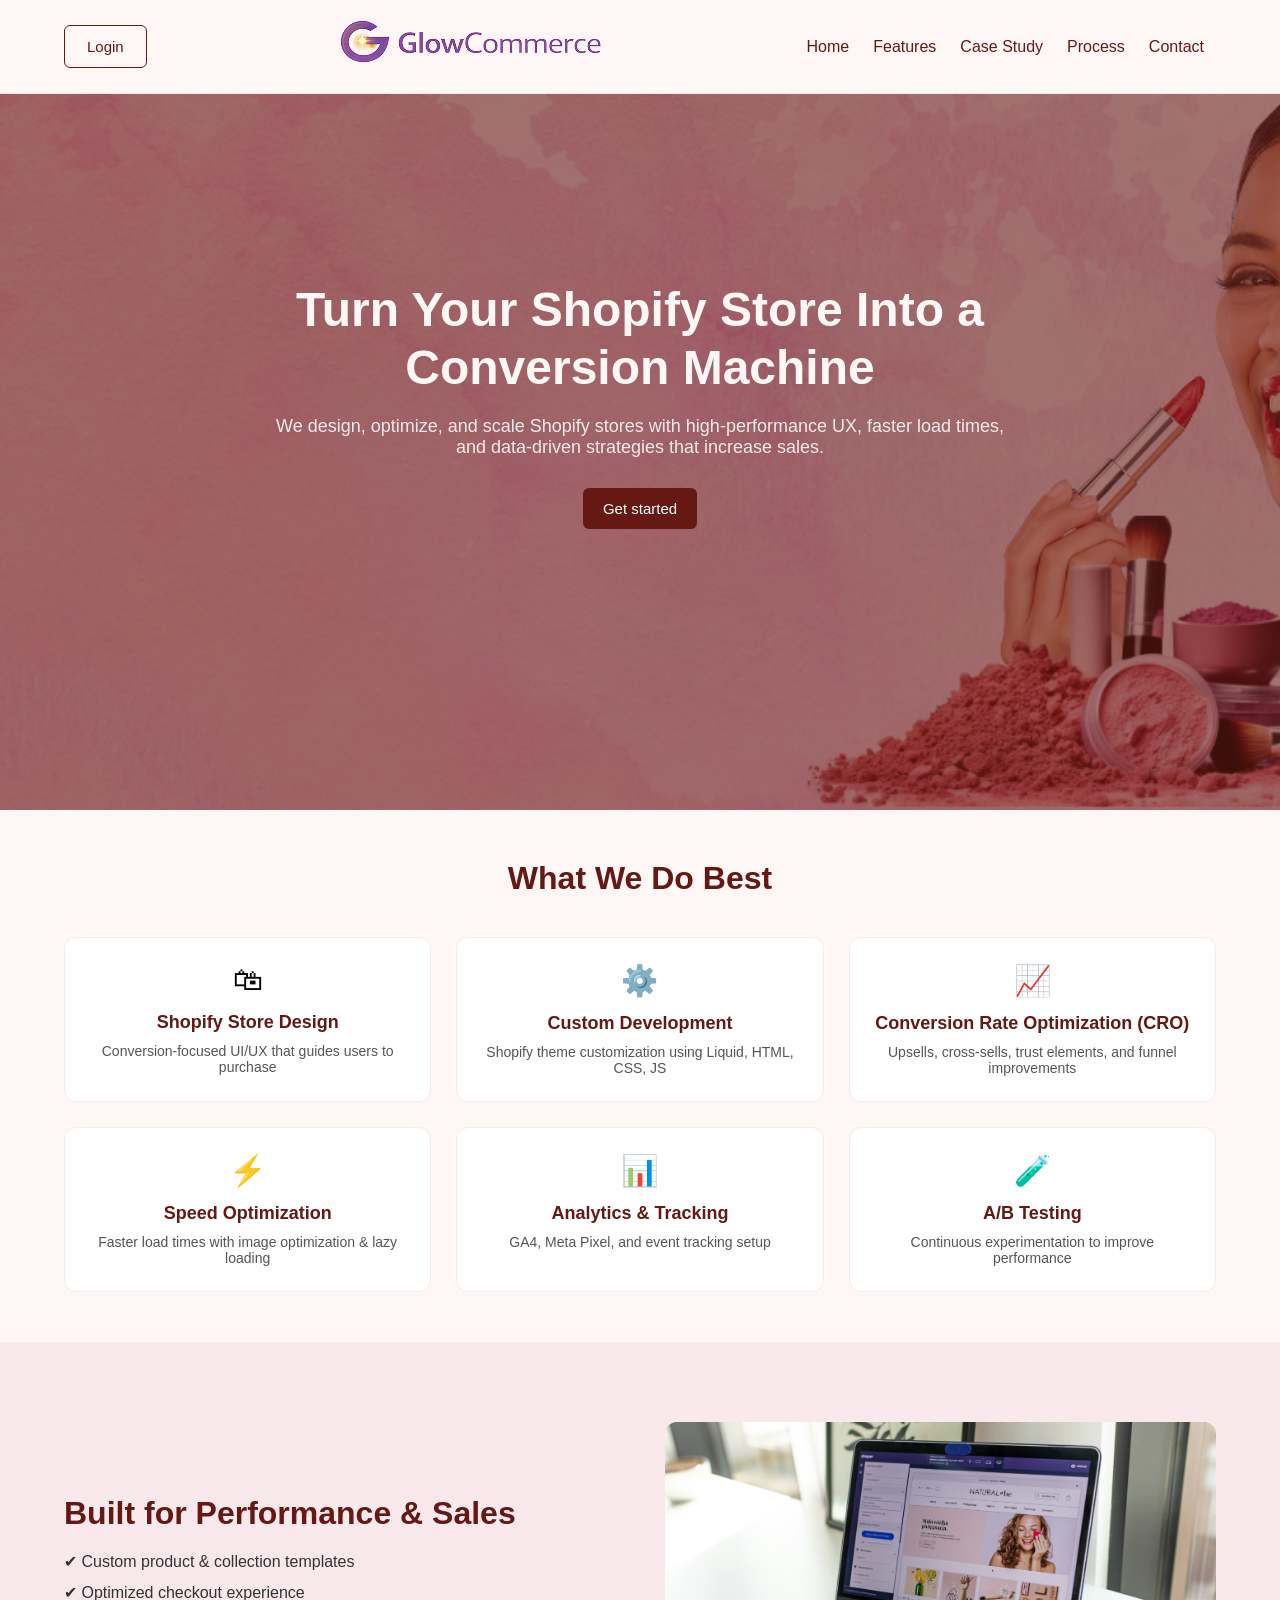
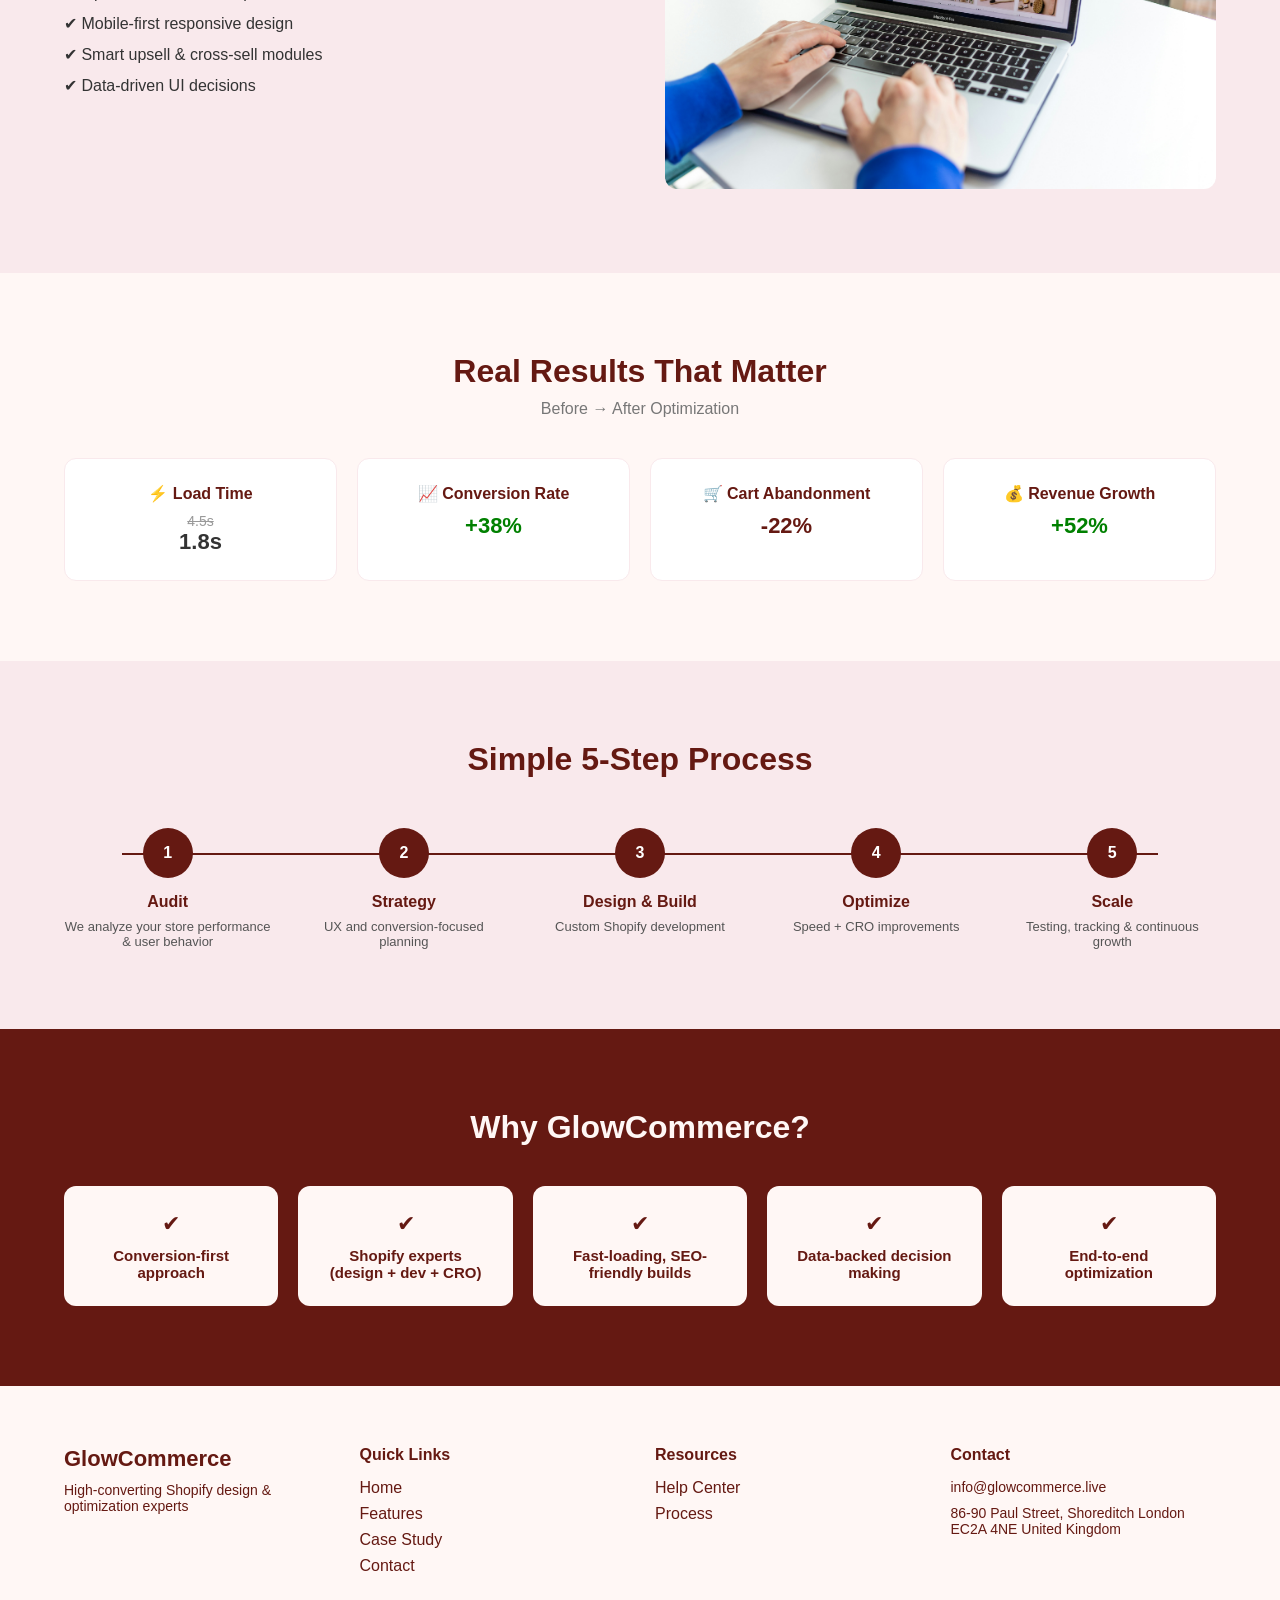
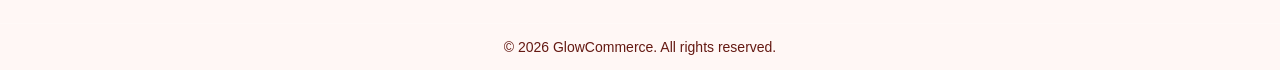
<file: index.html>
<!DOCTYPE html>
<html lang="en">

<head>
    <meta charset="UTF-8">
    <meta name="viewport" content="width=device-width, initial-scale=1.0">
    <title>GlowCommerce – High-Converting Shopify Store Build & Optimization</title>
    <link rel="stylesheet" href="style.css">
    <script src="https://cdnjs.cloudflare.com/ajax/libs/jquery/3.7.1/jquery.min.js"></script>
</head>

<body>
    <header class="header">
        <div class="container">
            <div class="header-wapper">
                <div class="cta desktop-cta">
                    <a href="login.html" class="btn outline">Login</a>
                    <!-- <a href="#" class="btn solid">Book Demo</a> -->
                </div>
                <!-- Logo -->
                <div class="logo"><a href="/"><img src="images/logo.png" alt=""></a></div>
                <div class="menu-toggle" id="menuToggle">
                    ☰
                </div>
                <!-- Menu -->
                <nav class="nav" id="navMenu">
                    <a href="/">Home</a>
                    <a href="#feature">Features</a>
                    <a href="#case-study">Case Study</a>
                    <a href="#process">Process</a>
                    <a href="contact.html">Contact</a>
                    <div class="mobile-cta">
                        <a href="#" class="btn outline">Login</a>
                        <!-- <a href="#" class="btn solid">Book Demo</a> -->
                    </div>
                </nav>
            </div>
        </div>
    </header>
    <section class="hero">
        <div class="hero-overlay"></div>

        <div class="hero-content">
            <h1>Turn Your Shopify Store Into a Conversion Machine</h1>

            <p>
                We design, optimize, and scale Shopify stores with high-performance UX,
                faster load times, and data-driven strategies that increase sales.
            </p>

            <div class="hero-buttons">
                <a href="login.html" class="btn primary">Get started</a>
                <!-- <a href="#" class="btn secondary">View Case Study</a> -->
            </div>
        </div>
    </section>
    <section class="services" id="services">
        <div class="container">

            <h2>What We Do Best</h2>

            <div class="service-grid">

                <div class="service-card">
                    <div class="icon">🛍</div>
                    <h3>Shopify Store Design</h3>
                    <p>Conversion-focused UI/UX that guides users to purchase</p>
                </div>

                <div class="service-card">
                    <div class="icon">⚙️</div>
                    <h3>Custom Development</h3>
                    <p>Shopify theme customization using Liquid, HTML, CSS, JS</p>
                </div>

                <div class="service-card">
                    <div class="icon">📈</div>
                    <h3>Conversion Rate Optimization (CRO)</h3>
                    <p>Upsells, cross-sells, trust elements, and funnel improvements</p>
                </div>

                <div class="service-card">
                    <div class="icon">⚡</div>
                    <h3>Speed Optimization</h3>
                    <p>Faster load times with image optimization & lazy loading</p>
                </div>

                <div class="service-card">
                    <div class="icon">📊</div>
                    <h3>Analytics & Tracking</h3>
                    <p>GA4, Meta Pixel, and event tracking setup</p>
                </div>

                <div class="service-card">
                    <div class="icon">🧪</div>
                    <h3>A/B Testing</h3>
                    <p>Continuous experimentation to improve performance</p>
                </div>

            </div>

        </div>
    </section>
    <section class="feature-highlight" id="feature">
        <div class="container feature-wrapper">

            <!-- Left Content -->
            <div class="feature-content">
                <h2>Built for Performance & Sales</h2>

                <ul>
                    <li>✔ Custom product & collection templates</li>
                    <li>✔ Optimized checkout experience</li>
                    <li>✔ Mobile-first responsive design</li>
                    <li>✔ Smart upsell & cross-sell modules</li>
                    <li>✔ Data-driven UI decisions</li>
                </ul>
            </div>

            <!-- Right Image -->
            <div class="feature-image">
                <img src="images/feature-image.jpg" alt="Shopify Features">
            </div>

        </div>
    </section>
    <section class="case-study" id="case-study">
        <div class="container">

            <h2>Real Results That Matter</h2>
            <p class="subtitle">Before → After Optimization</p>

            <div class="stats-grid">

                <div class="stat-card">
                    <h3>⚡ Load Time</h3>
                    <p class="before">4.5s</p>
                    <p class="after">1.8s</p>
                </div>

                <div class="stat-card">
                    <h3>📈 Conversion Rate</h3>
                    <p class="after highlight">+38%</p>
                </div>

                <div class="stat-card">
                    <h3>🛒 Cart Abandonment</h3>
                    <p class="after negative">-22%</p>
                </div>

                <div class="stat-card">
                    <h3>💰 Revenue Growth</h3>
                    <p class="after highlight">+52%</p>
                </div>

            </div>
        </div>
    </section>
    <section class="process" id="process">
        <div class="container">

            <h2>Simple 5-Step Process</h2>

            <div class="process-steps">

                <div class="step">
                    <div class="circle">1</div>
                    <h3>Audit</h3>
                    <p>We analyze your store performance & user behavior</p>
                </div>

                <div class="step">
                    <div class="circle">2</div>
                    <h3>Strategy</h3>
                    <p>UX and conversion-focused planning</p>
                </div>

                <div class="step">
                    <div class="circle">3</div>
                    <h3>Design & Build</h3>
                    <p>Custom Shopify development</p>
                </div>

                <div class="step">
                    <div class="circle">4</div>
                    <h3>Optimize</h3>
                    <p>Speed + CRO improvements</p>
                </div>

                <div class="step">
                    <div class="circle">5</div>
                    <h3>Scale</h3>
                    <p>Testing, tracking & continuous growth</p>
                </div>

            </div>

        </div>
    </section>
    <section class="why-us">
        <div class="container">

            <h2>Why GlowCommerce?</h2>

            <div class="why-grid">

                <div class="why-card">
                    <div class="icon">✔</div>
                    <h3>Conversion-first approach</h3>
                </div>

                <div class="why-card">
                    <div class="icon">✔</div>
                    <h3>Shopify experts (design + dev + CRO)</h3>
                </div>

                <div class="why-card">
                    <div class="icon">✔</div>
                    <h3>Fast-loading, SEO-friendly builds</h3>
                </div>

                <div class="why-card">
                    <div class="icon">✔</div>
                    <h3>Data-backed decision making</h3>
                </div>

                <div class="why-card">
                    <div class="icon">✔</div>
                    <h3>End-to-end optimization</h3>
                </div>

            </div>

        </div>
    </section>
    <footer class="footer">
        <div class="container footer-wrapper">

            <!-- Brand -->
            <div class="footer-col">
                <h2 class="logo">GlowCommerce</h2>
                <p>High-converting Shopify design & optimization experts</p>
            </div>

            <!-- Quick Links -->
            <div class="footer-col">
                <h3>Quick Links</h3>
                <ul>
                    <li><a href="/">Home</a></li>
                    <li><a href="#feature">Features</a></li>
                    <li><a href="#case-study">Case Study</a></li>
                    <li><a href="contact.html">Contact</a></li>
                </ul>
            </div>

            <!-- Resources -->
            <div class="footer-col">
                <h3>Resources</h3>
                <ul>
                    <li><a href="contact.html">Help Center</a></li>
                    <li><a href="#process">Process</a></li>
                    <!-- <li><a href="#">Terms of Service</a></li> -->
                </ul>
            </div>

            <!-- Contact -->
            <div class="footer-col">
                <h3>Contact</h3>
                <p>info@glowcommerce.live</p>
                <p style="margin-top: 10px;">86-90 Paul Street, Shoreditch
                    London EC2A 4NE
                    United Kingdom</p>
            </div>

        </div>

        <!-- Bottom Bar -->
        <div class="footer-bottom">
            <p>© 2026 GlowCommerce. All rights reserved.</p>
        </div>
    </footer>
    <script src="script.js"></script>
</body>

</html>
</file>
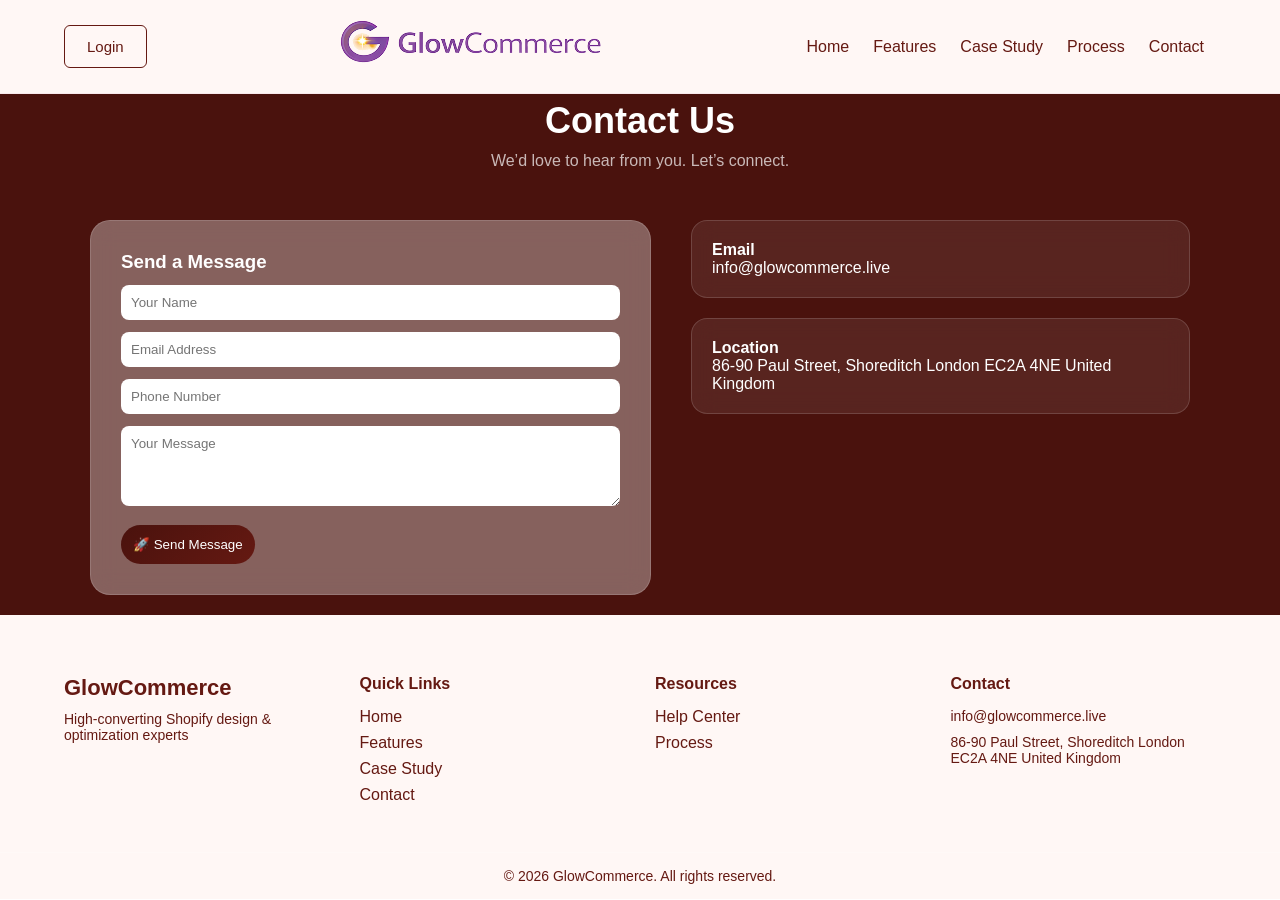
<file: contact.html>
<!DOCTYPE html>
<html lang="en">

<head>
    <meta charset="UTF-8">
    <meta name="viewport" content="width=device-width, initial-scale=1.0">
    <title>GlowCommerce – High-Converting Shopify Store Build & Optimization</title>
    <link rel="stylesheet" href="style.css">
    <script src="https://cdnjs.cloudflare.com/ajax/libs/jquery/3.7.1/jquery.min.js"></script>
</head>

<body>
    <header class="header">
        <div class="container">
            <div class="header-wapper">
                <div class="cta desktop-cta">
                    <a href="login.html" class="btn outline">Login</a>
                    <!-- <a href="#" class="btn solid">Book Demo</a> -->
                </div>
                <!-- Logo -->
                <div class="logo"><a href="/"><img src="images/logo.png" alt=""></a></div>
                <div class="menu-toggle" id="menuToggle">
                    ☰
                </div>
                <!-- Menu -->
                <nav class="nav" id="navMenu">
                    <a href="/">Home</a>
                    <a href="/#feature">Features</a>
                    <a href="/#case-study">Case Study</a>
                    <a href="/#process">Process</a>
                    <a href="contact.html">Contact</a>
                    <div class="mobile-cta">
                        <a href="login.html" class="btn outline">Login</a>
                        <!-- <a href="#" class="btn solid">Book Demo</a> -->
                    </div>
                </nav>
            </div>
        </div>
    </header>
    <section class="contact">

        <!-- Heading -->
        <div class="contact-header">
            <h1>Contact Us</h1>
            <p>We’d love to hear from you. Let’s connect.</p>
        </div>

        <!-- Content -->
        <div class="contact-container">

            <!-- Left: Form -->
            <div class="contact-form">

                <h3>Send a Message</h3>

                <form id="contactForm">
                    <input type="text" placeholder="Your Name" required>
                    <input type="email" placeholder="Email Address" required>
                    <input type="tel" id="contactPhone" maxlength="10" placeholder="Phone Number" required>
                    <p class="error-msg" style="display:none;color:red;">Invalid phone number</p>
                    <textarea placeholder="Your Message" rows="4" required></textarea>

                    <button type="submit">🚀 Send Message</button>
                    <div class="success-msg contact-success">✅ Thank you for contacting us. We will get back to you
                        shortly.</div>
                </form>

            </div>

            <!-- Right: Info -->
            <div class="contact-info">

                <div class="info-card">
                    <i class="fa-solid fa-envelope"></i>
                    <h4>Email</h4>
                    <p>info@glowcommerce.live</p>
                </div>

                <div class="info-card">
                    <i class="fa-solid fa-location-dot"></i>
                    <h4>Location</h4>
                    <p>86-90 Paul Street, Shoreditch
                        London EC2A 4NE
                        United Kingdom</p>
                </div>


            </div>

        </div>

    </section>
    <footer class="footer">
        <div class="container footer-wrapper">

            <!-- Brand -->
            <div class="footer-col">
                <h2 class="logo">GlowCommerce</h2>
                <p>High-converting Shopify design & optimization experts</p>
            </div>

            <!-- Quick Links -->
            <div class="footer-col">
                <h3>Quick Links</h3>
                <ul>
                    <li><a href="/">Home</a></li>
                    <li><a href="/#feature">Features</a></li>
                    <li><a href="/#case-study">Case Study</a></li>
                    <li><a href="contact.html">Contact</a></li>
                </ul>
            </div>

            <!-- Resources -->
            <div class="footer-col">
                <h3>Resources</h3>
                <ul>
                    <li><a href="contact.html">Help Center</a></li>
                    <li><a href="/#process">Process</a></li>
                    <!-- <li><a href="#">Terms of Service</a></li> -->
                </ul>
            </div>

            <!-- Contact -->
            <div class="footer-col">
                <h3>Contact</h3>
                <p>info@glowcommerce.live</p>
                <p style="margin-top: 10px;">86-90 Paul Street, Shoreditch
                    London EC2A 4NE
                    United Kingdom</p>
            </div>

        </div>

        <!-- Bottom Bar -->
        <div class="footer-bottom">
            <p>© 2026 GlowCommerce. All rights reserved.</p>
        </div>
    </footer>
    <script src="script.js"></script>
    <script>
        document.getElementById("contactPhone").addEventListener("input", function () {
            this.value = this.value.replace(/[^0-9]/g, "");
        });
    </script>
</body>

</html>
</file>
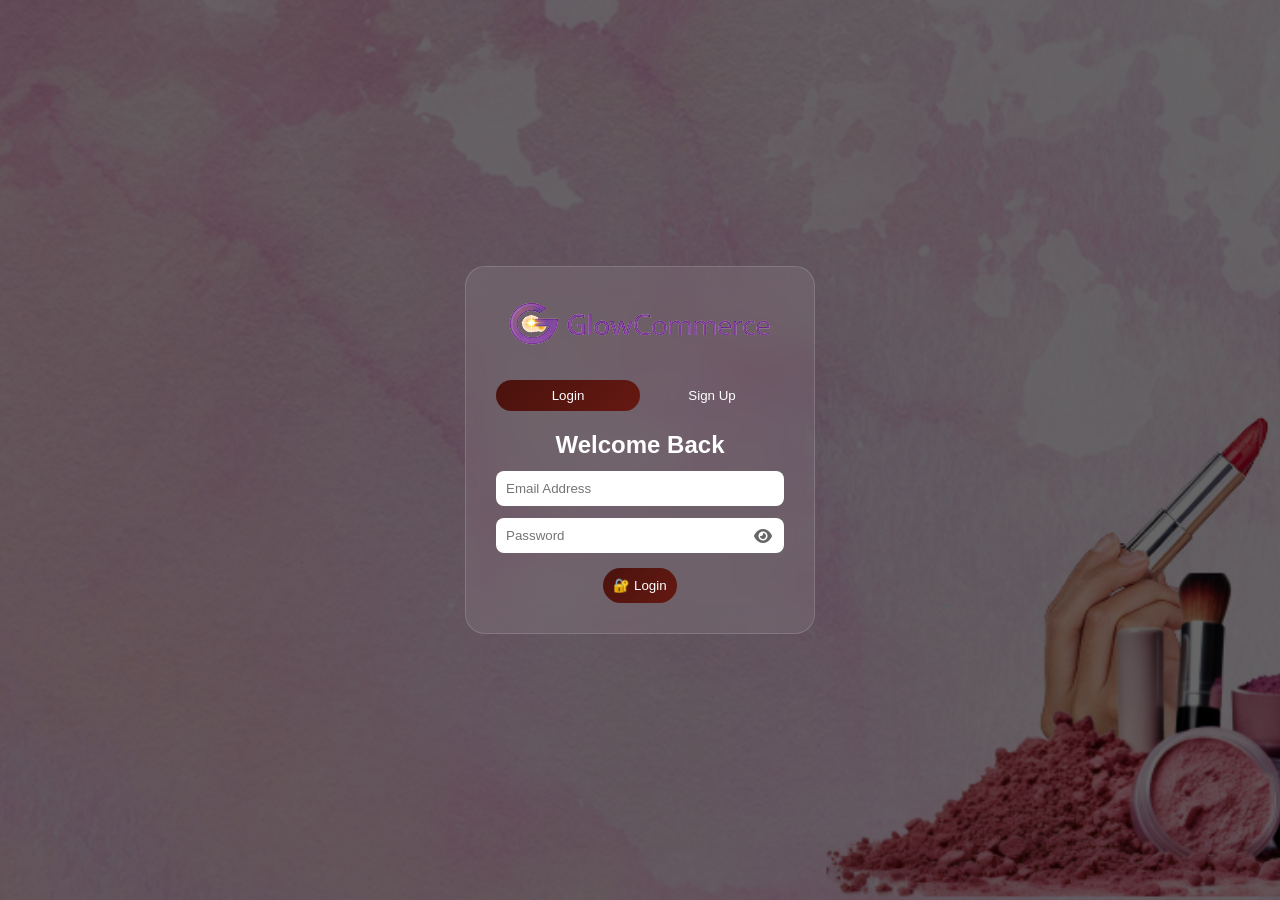
<file: login.html>
<!DOCTYPE html>
<html lang="en">

<head>
    <meta charset="UTF-8">
    <meta name="viewport" content="width=device-width, initial-scale=1.0">
    <title>Login</title>
    <link rel="stylesheet" href="style.css">
    <link rel="stylesheet" href="https://cdnjs.cloudflare.com/ajax/libs/font-awesome/6.5.0/css/all.min.css">
    <link rel="stylesheet" href="https://cdn.jsdelivr.net/npm/swiper@11/swiper-bundle.min.css" />
    <script src="https://cdnjs.cloudflare.com/ajax/libs/jquery/3.7.1/jquery.min.js"></script>
    <style>
        .input-box {
            position: relative;
        }

        .toggle-password {
            position: absolute;
            right: 12px;
            top: 63%;
            transform: translateY(-50%);
            cursor: pointer;
            color: #666;
        }
    </style>

</head>

<body>

    <section class="auth">

        <div class="auth-box">
            <div class="logo"><a href="/"><img src="images/logo.png" alt=""></a></div>
            <!-- Toggle -->
            <div class="auth-toggle">
                <button class="toggle-btn active" data-form="login">Login</button>
                <button class="toggle-btn" data-form="signup">Sign Up</button>
            </div>

            <!-- Login Form -->
            <form id="loginForm" class="auth-form active">
                <h2>Welcome Back</h2>

                <input type="email" placeholder="Email Address" required>
                <div class="input-box" style="position: relative;">
                    <input type="password" placeholder="Password" required>
                    <i class="fa-solid fa-eye toggle-password"></i>
                </div>

                <button type="submit">🔐 Login</button>
                <p class="error-msg">❌ Invalid credentials</p>
                <div class="success-msg">✅ Login success!</div>
            </form>

            <!-- Signup Form -->
            <form id="signupForm" class="auth-form">
                <h2>Create Account</h2>

                <input type="text" placeholder="Full Name" required>
                <input type="email" placeholder="Email Address" required>
                <input type="tel" id="signupPhone" maxlength="10" placeholder="Phone Number" required>
                <div class="input-box" style="position: relative;">
                    <input type="password" placeholder="Password" required>
                    <i class="fa-solid fa-eye toggle-password"></i>
                </div>

                <button type="submit">🚀 Sign Up</button>
                <div class="success-msg signup-success">✅ Successfully submitted!</div>
            </form>

            <!-- Success -->

        </div>

    </section>

    <script src="https://cdn.jsdelivr.net/npm/swiper@11/swiper-bundle.min.js"></script>
    <script src="script.js"></script>
    <script>
        document.getElementById("signupPhone").addEventListener("input", function () {
            this.value = this.value.replace(/[^0-9]/g, "");
        });
        
    </script>
</body>

</html>
</file>
<file: style.css>
* {
    margin: 0;
    padding: 0;
    box-sizing: border-box;
    font-family: sans-serif;
}

.header {
    background: #FFF7F5;
    padding: 15px 0;
    border-bottom: 1px solid #F9E9EC;
    position: fixed;
    width: 100%;
    z-index: 11;
}

.container {
    width: 90%;
    max-width: 1200px;
    margin: auto;

}

.header-wapper {
    display: flex;
    align-items: center;
    justify-content: space-between;
}

/* Logo */
.logo {
    font-size: 22px;
    font-weight: 700;
    color: #651912;
}

/* Nav */
.nav {
    display: flex;
    align-items: center;
}

.nav a {
    margin: 0 12px;
    text-decoration: none;
    color: #651912;
}

/* CTA */
.cta {
    display: flex;
    gap: 10px;
}

.btn {
    padding: 8px 16px;
    border-radius: 6px;
    font-size: 14px;
    text-decoration: none;
}

.btn.outline {
    border: 1px solid #651912;
    color: #651912;
}

.btn.solid {
    background: #651912;
    color: #fff;
}

/* Hamburger */
.menu-toggle {
    display: none;
    font-size: 26px;
    cursor: pointer;
    color: #651912;
}

/* Mobile CTA hidden by default */
.mobile-cta {
    display: none;
}

/* ================= MOBILE ================= */
@media (max-width: 768px) {

    .menu-toggle {
        display: block;
    }

    .nav {
        position: absolute;
        top: 70px;
        left: 0;
        width: 100%;
        background: #FFF7F5;
        flex-direction: column;
        align-items: flex-start;
        padding: 20px;
        display: none;
    }

    .nav a {
        margin: 10px 0;
        font-size: 16px;
    }

    .nav.active {
        display: flex;
    }

    /* Hide desktop CTA */
    .desktop-cta {
        display: none;
    }

    /* Show mobile CTA */
    .mobile-cta {
        display: flex;
        flex-direction: column;
        gap: 10px;
        margin-top: 15px;
        width: 100%;
    }

    .mobile-cta .btn {
        text-align: center;
    }
}

/* HERO SECTION */
.hero {
    position: relative;
    height: 90vh;
    background: url('./images/banner.png') no-repeat center/cover;
    display: flex;
    align-items: center;
    justify-content: center;
}

/* Dark overlay for readability */
.hero-overlay {
    position: absolute;
    width: 100%;
    height: 100%;
    background: rgba(101, 25, 18, 0.6);
    /* your theme color overlay */
    top: 0;
    left: 0;
}

/* Content */
.hero-content {
    position: relative;
    text-align: center;
    color: #FFF7F5;
    max-width: 800px;
    padding: 20px;
}

.hero-content h1 {
    font-size: 48px;
    margin-bottom: 20px;
    line-height: 1.2;
}

.hero-content p {
    font-size: 18px;
    margin-bottom: 30px;
    color: #F9E9EC;
}

/* Buttons */
.hero-buttons {
    display: flex;
    gap: 15px;
    justify-content: center;
}

.btn {
    padding: 12px 22px;
    border-radius: 6px;
    text-decoration: none;
    font-size: 15px;
    transition: 0.3s;
}

/* Primary */
.btn.primary {
    background: #FFF7F5;
    color: #651912;
}

.btn.primary:hover {
    background: #F9E9EC;
}

/* Secondary */
.btn.secondary {
    border: 1px solid #FFF7F5;
    color: #FFF7F5;
}

.btn.secondary:hover {
    background: #FFF7F5;
    color: #651912;
}

/* ================= MOBILE ================= */
@media (max-width: 768px) {
    .hero {
        height: 80vh;
    }

    .hero-content h1 {
        font-size: 28px;
    }

    .hero-content p {
        font-size: 14px;
    }

    .hero-buttons {
        flex-direction: column;
    }
}

.services {
    padding: 50px 0;
    background: #FFF7F5;
    text-align: center;
}

.services h2 {
    font-size: 32px;
    color: #651912;
    margin-bottom: 40px;
}

/* Grid */
.service-grid {
    display: grid;
    grid-template-columns: repeat(3, 1fr);
    gap: 25px;
}

/* Card */
.service-card {
    background: #fff;
    padding: 25px;
    border-radius: 12px;
    border: 1px solid #F9E9EC;
    transition: 0.3s;
}

/* Hover Effect */
.service-card:hover {
    transform: translateY(-8px);
    box-shadow: 0 10px 25px rgba(0, 0, 0, 0.08);
}

/* Icon */
.icon {
    font-size: 30px;
    margin-bottom: 15px;
}

/* Title */
.service-card h3 {
    font-size: 18px;
    color: #651912;
    margin-bottom: 10px;
}

/* Text */
.service-card p {
    font-size: 14px;
    color: #555;
}

/* ================= MOBILE ================= */
@media (max-width: 992px) {
    .service-grid {
        grid-template-columns: repeat(2, 1fr);
    }
}

@media (max-width: 600px) {
    .service-grid {
        grid-template-columns: 1fr;
    }
}

.feature-highlight {
    padding: 80px 0;
    background: #F9E9EC;
}

.feature-wrapper {
    display: flex;
    align-items: center;
    gap: 50px;
}

/* Left Content */
.feature-content {
    flex: 1;
}

.feature-content h2 {
    font-size: 32px;
    color: #651912;
    margin-bottom: 20px;
}

.feature-content ul {
    list-style: none;
    margin-bottom: 25px;
}

.feature-content ul li {
    font-size: 16px;
    margin-bottom: 12px;
    color: #333;
}

/* Button */
.btn.primary {
    background: #651912;
    color: #fff;
    padding: 12px 20px;
    border-radius: 6px;
    text-decoration: none;
    transition: 0.3s;
}

.btn.primary:hover {
    background: #4a120d;
}

/* Right Image */
.feature-image {
    flex: 1;
}

.feature-image img {
    width: 100%;
    border-radius: 12px;
}

/* ================= MOBILE ================= */
@media (max-width: 768px) {
    .feature-wrapper {
        flex-direction: column;
        text-align: center;
    }

    .feature-content ul li {
        text-align: left;
    }
}

.case-study {
    padding: 80px 0;
    background: #FFF7F5;
    text-align: center;
}

.case-study h2 {
    font-size: 32px;
    color: #651912;
    margin-bottom: 10px;
}

.subtitle {
    color: #777;
    margin-bottom: 40px;
}

/* Grid */
.stats-grid {
    display: grid;
    grid-template-columns: repeat(4, 1fr);
    gap: 20px;
}

/* Card */
.stat-card {
    background: #fff;
    border: 1px solid #F9E9EC;
    border-radius: 12px;
    padding: 25px;
    transition: 0.3s;
}

.stat-card:hover {
    transform: translateY(-8px);
    box-shadow: 0 10px 25px rgba(0, 0, 0, 0.08);
}

/* Text */
.stat-card h3 {
    font-size: 16px;
    color: #651912;
    margin-bottom: 10px;
}

.before {
    font-size: 14px;
    color: #999;
    text-decoration: line-through;
}

.after {
    font-size: 22px;
    font-weight: bold;
    color: #333;
}

/* Highlights */
.highlight {
    color: green;
}

.negative {
    color: #651912;
}


/* ================= MOBILE ================= */
@media (max-width: 992px) {
    .stats-grid {
        grid-template-columns: repeat(2, 1fr);
    }
}

@media (max-width: 600px) {
    .stats-grid {
        grid-template-columns: 1fr;
    }
}

.process {
    padding: 80px 0;
    background: #F9E9EC;
    text-align: center;
}

.process h2 {
    font-size: 32px;
    color: #651912;
    margin-bottom: 50px;
}

/* Steps Layout */
.process-steps {
    display: flex;
    justify-content: space-between;
    position: relative;
}

/* Line */
.process-steps::before {
    content: "";
    position: absolute;
    top: 25px;
    left: 5%;
    width: 90%;
    height: 2px;
    background: #651912;
    z-index: 0;
}

/* Step */
.step {
    width: 18%;
    position: relative;
    z-index: 1;
}

/* Circle */
.circle {
    width: 50px;
    height: 50px;
    background: #651912;
    color: #fff;
    border-radius: 50%;
    display: flex;
    align-items: center;
    justify-content: center;
    margin: auto;
    font-weight: bold;
    margin-bottom: 15px;
}

/* Text */
.step h3 {
    font-size: 16px;
    color: #651912;
    margin-bottom: 8px;
}

.step p {
    font-size: 13px;
    color: #555;
}

/* Hover */
.step:hover .circle {
    background: #4a120d;
}

/* ================= MOBILE ================= */
@media (max-width: 768px) {

    .process-steps {
        flex-direction: column;
        gap: 30px;
    }

    .process-steps::before {
        display: none;
    }

    .step {
        width: 100%;
    }
}

.why-us {
    padding: 80px 0;
    background: #651912;
    text-align: center;
}

.why-us h2 {
    font-size: 32px;
    color: #FFF7F5;
    margin-bottom: 40px;
}

/* Grid */
.why-grid {
    display: grid;
    grid-template-columns: repeat(5, 1fr);
    gap: 20px;
}

/* Card */
.why-card {
    background: #FFF7F5;
    padding: 25px;
    border-radius: 12px;
    transition: 0.3s;
}

/* Hover */
.why-card:hover {
    transform: translateY(-8px);
    background: #F9E9EC;
}

/* Icon */
.why-card .icon {
    font-size: 22px;
    color: #651912;
    margin-bottom: 10px;
}

/* Text */
.why-card h3 {
    font-size: 15px;
    color: #651912;
}

/* ================= RESPONSIVE ================= */
@media (max-width: 992px) {
    .why-grid {
        grid-template-columns: repeat(2, 1fr);
    }
}

@media (max-width: 600px) {
    .why-grid {
        grid-template-columns: 1fr;
    }
}

.footer {
    background: #FFF7F5;
    color: #651912;
    padding-top: 60px;
}

/* Wrapper */
.footer-wrapper {
    display: grid;
    grid-template-columns: repeat(4, 1fr);
    gap: 30px;
    width: 90%;
    max-width: 1200px;
    margin: auto;
}

/* Logo */
.footer .logo {
    font-size: 22px;
    margin-bottom: 10px;
}

/* Headings */
.footer-col h3 {
    margin-bottom: 15px;
    font-size: 16px;
}

/* Links */
.footer-col ul {
    list-style: none;
}

.footer-col ul li {
    margin-bottom: 8px;

}

.footer-col ul li a {
    color: #651912;
    text-decoration: none;
    transition: 0.3s;
}

.footer-col ul li a:hover {
    color: #4a120d;
}

/* Contact text */
.footer-col p {
    color: #651912;
    font-size: 14px;
}

/* Bottom */
.footer-bottom {
    text-align: center;
    border-top: 1px solid rgba(255, 255, 255, 0.2);
    margin-top: 40px;
    padding: 15px 0;
    font-size: 14px;
}

/* ================= MOBILE ================= */
@media (max-width: 992px) {
    .footer-wrapper {
        grid-template-columns: repeat(2, 1fr);
    }
}

@media (max-width: 600px) {
    .footer-wrapper {
        grid-template-columns: 1fr;
        text-align: center;
    }
}

.auth {
    height: 100vh;
    display: flex;
    justify-content: center;
    align-items: center;
    color: white;
    background: url(./images/banner.png) no-repeat center center/cover;
    position: relative;
}

.auth::before {
    content: "";
    position: absolute;
    inset: 0;
    background: rgba(0, 0, 0, 0.6);
    /* dark overlay */
    z-index: 0;
}

.auth .logo {
    /* background: #ffffff; */
    display: inline-block;
    margin-bottom: 20px;
    border-radius: 10px;
}

/* Box */
.auth-box {
    width: 350px;
    padding: 30px;
    border-radius: 20px;
    background: rgba(255, 255, 255, 0.08);
    backdrop-filter: blur(12px);
    border: 1px solid rgba(255, 255, 255, 0.15);
    text-align: center;
}

/* Toggle */
.auth-toggle {
    display: flex;
    margin-bottom: 20px;
}

.toggle-btn {
    flex: 1;
    padding: 8px;
    border: none;
    cursor: pointer;
    background: transparent;
    color: white;
    border-radius: 20px;
}

.toggle-btn.active {
    background: linear-gradient(135deg, #4a120d, #651912);
}

/* Forms */
.auth-form {
    display: none;
}

.auth-form.active {
    display: block;
}

/* Inputs */
.auth-form input {
    width: 100%;
    padding: 10px;
    margin-top: 12px;
    border-radius: 8px;
    border: none;
    outline: none;
}

/* Button */
.auth-form button {
    margin-top: 15px;
    padding: 10px;
    border-radius: 20px;
    border: none;
    background: linear-gradient(135deg, #4a120d, #651912);
    color: white;
    cursor: pointer;
}

/* Success */
.success-msg {
    display: none;
    margin-top: 15px;
    color: #4ade80;
}

@keyframes shake {

    0%,
    100% {
        transform: translateX(0);
    }

    25% {
        transform: translateX(-5px);
    }

    75% {
        transform: translateX(5px);
    }
}

.auth-box.shake {
    animation: shake 0.3s;
}

.error-msg {
    display: none;
    margin-top: 10px;
    color: #f87171;
    font-size: 13px;
}

.success-msg {
    display: none;
    margin-top: 15px;
    color: #4ade80;
}

.contact {
    padding: 100px 20px;
    color: white;
    background: #4a120d;
    text-align: center;
    padding-bottom: 20px;
}

/* Header */
.contact-header h1 {
    font-size: 36px;
    margin-bottom: 10px;
}

.contact-header p {
    opacity: 0.7;
    margin-bottom: 50px;
}

/* Layout */
.contact-container {
    max-width: 1100px;
    margin: auto;
    display: flex;
    gap: 40px;
    align-items: stretch;
}

/* Form */
.contact-form {
    flex: 1;
    padding: 30px;
    border-radius: 20px;

    background: rgba(255, 255, 255, 0.333);
    backdrop-filter: blur(12px);
    border: 1px solid rgba(255, 255, 255, 0.15);
    text-align: left;
}

/* Inputs */
.contact-form input,
.contact-form textarea {
    width: 100%;
    padding: 10px;
    margin-top: 12px;
    border-radius: 8px;
    border: none;
    outline: none;
}

/* Button */
.contact-form button {
    margin-top: 15px;
    padding: 12px;
    border-radius: 25px;
    border: none;
    background: linear-gradient(135deg, #4a120d, #651912);
    color: white;
    cursor: pointer;
}

/* Success */
.success-msg {
    display: none;
    margin-top: 10px;
    color: #4ade80;
}

/* Info */
.contact-info {
    flex: 1;
    display: flex;
    flex-direction: column;
    gap: 20px;
}

/* Info Cards */
.info-card {
    padding: 20px;
    border-radius: 16px;

    background: rgba(255, 255, 255, 0.08);
    backdrop-filter: blur(12px);

    border: 1px solid rgba(255, 255, 255, 0.15);
    text-align: left;
}

.info-card i {
    font-size: 20px;
    margin-bottom: 8px;
    color: #60a5fa;
}

@media (max-width: 900px) {
    .contact-container {
        flex-direction: column;
    }
}
</file>
